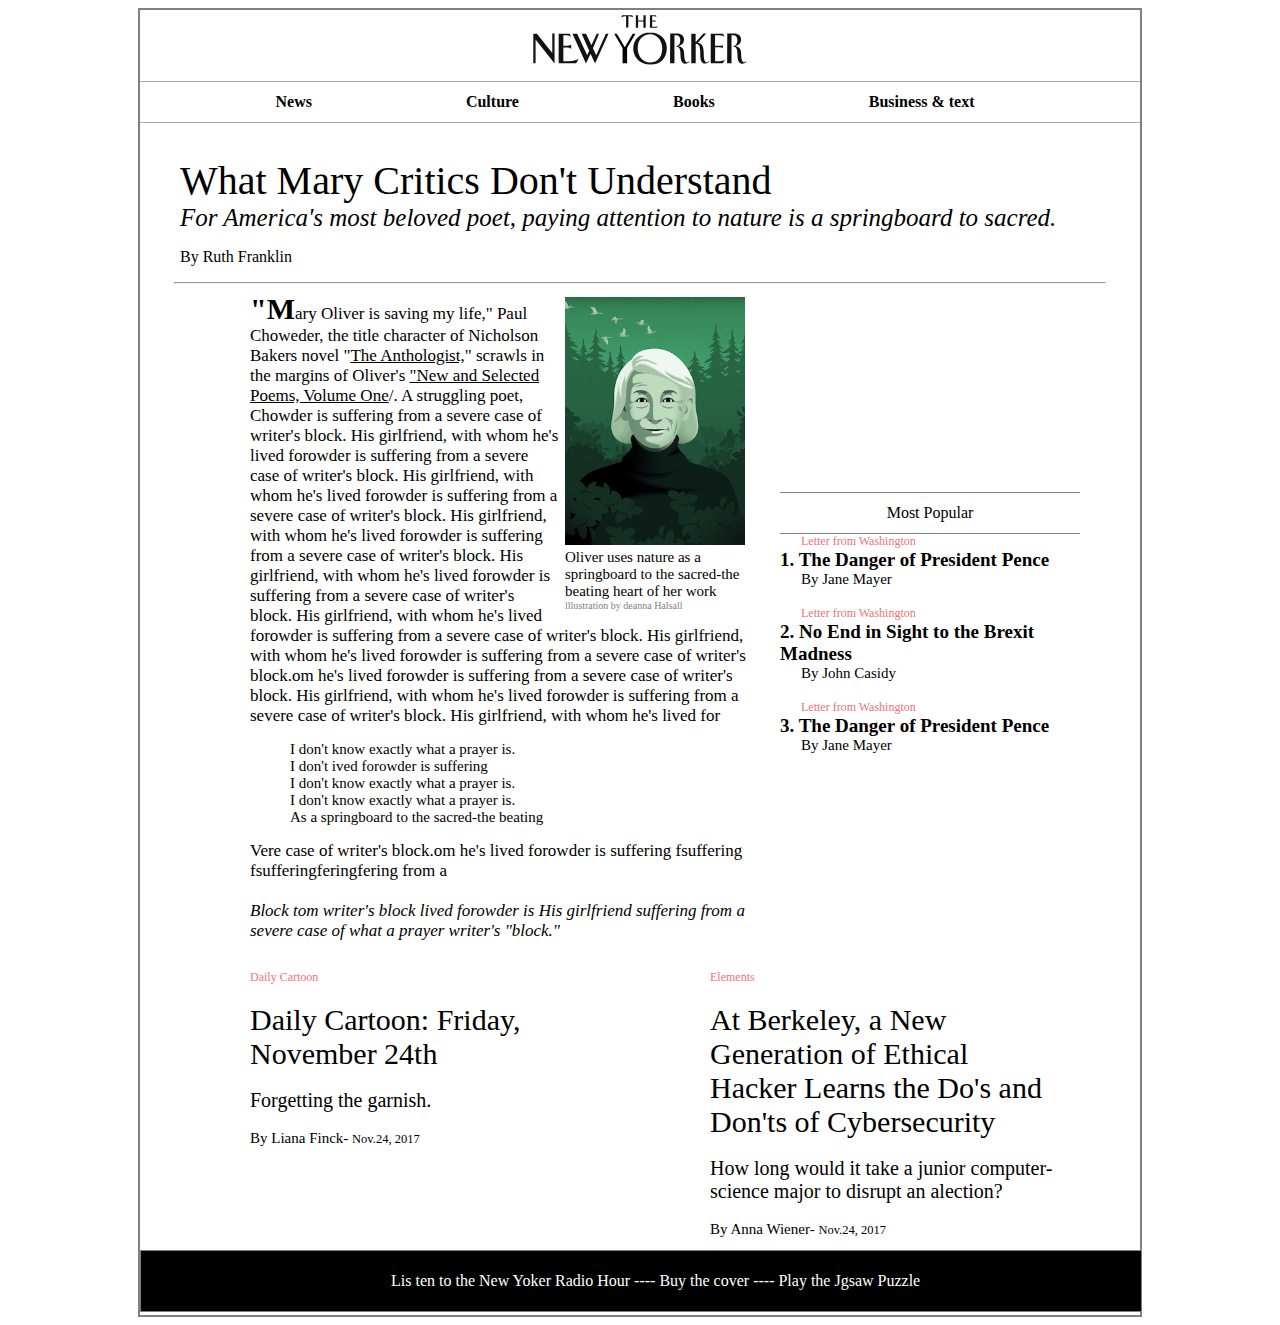
<file: web2/Ex4/templates/index.html>
<!DOCTYPE html>
<html>
<head>
  <meta charset="utf-8">
  <title>New Yorker</title>
  <link rel="stylesheet" type="text/css" href="../static/index.css">
</head>
<body>
  <div id="box">
    <img id="logo" src="../static/logo.svg" alt="">
    <div class="menu2">
      <ul class="menu">
        <li style="margin-left: 80px">
          <a href="#">News</a>
        </li>
        <li>
          <a href="#">Culture</a>
        </li>
        <li>
          <a href="#">Books</a>
        </li>
        <li>
          <a href="#">Business & text</a>
        </li>
      </ul>
    </div>

    <br>
    <div style="font-size: 40px; margin-left:40px; ">What Mary Critics Don't Understand</div>
    <div style="font-size: 25px; font-style: italic;margin-left:40px;">For America's most beloved poet, paying attention to nature is a springboard to sacred.</div>
    <p style="margin-left:40px;">By Ruth Franklin</p>
    <hr width="930px">
    <div class="box2">
      <div class="img1">
        <img src="../static/img.jpg" style="width: 180px; height: auto;">
        <div style="font-size: 15px;">Oliver uses nature as a springboard to the sacred-the beating heart of her work</div>
        <div style="color: gray; font-size: 10px;">lllustration by deanna Halsall</div>
      </div>
      <div style="font-size: 17px;"><div id = a>"M</div>ary Oliver is saving my life," Paul Choweder, the title character of Nicholson Bakers novel "<u>The Anthologist,</u>" scrawls in the margins of Oliver's <u>"New and Selected Poems, Volume One</u>/. A struggling poet, Chowder is suffering from a severe case of writer's block. His girlfriend, with whom he's lived forowder is suffering from a severe case of writer's block. His girlfriend, with whom he's lived forowder is suffering from a severe case of writer's block. His girlfriend, with whom he's lived forowder is suffering from a severe case of writer's block. His girlfriend, with whom he's lived forowder is suffering from a severe case of writer's block. His girlfriend, with whom he's lived forowder is suffering from a severe case of writer's block. His girlfriend, with whom he's lived forowder is suffering from a severe case of writer's block.om he's lived forowder is suffering from a severe case of writer's block. His girlfriend, with whom he's lived forowder is suffering from a severe case of writer's block. His girlfriend, with whom he's lived for
      <blockquote style="font-size: 15px;">I don't know exactly what a prayer is.<br>I don't ived forowder is suffering <br>I don't know exactly what a prayer is.<br>I don't know exactly what a prayer is.<br>As a springboard to the sacred-the beating </blockquote>
      <div>Vere case of writer's block.om he's lived forowder is suffering fsuffering fsufferingferingfering from a </div>
      <br>
      <div><em>Block tom writer's block lived forowder is His girlfriend suffering from a severe case of what a prayer writer's "block." </em></div>
    </div>
  </div>
  <div class="box4">
    <div class="box3">Most Popular</div>
    <div style="font-size: 12px; text-indent:21px; color: #EE7378;">Letter from Washington</div>
    <div style="font-weight: bold; font-size: 19px;">1. The Danger of President Pence</div>
    <div style="text-indent: 21px; font-size: 15px;">By Jane Mayer</div><br>
    <div style="font-size: 12px; text-indent:21px; color: #EE7378;">Letter from Washington</div>
    <div style="font-weight: bold; font-size: 19px;">2. No End in Sight to the Brexit Madness</div>
    <div style="text-indent: 21px; font-size: 15px;">By John Casidy</div><br>
    <div style="font-size: 12px; text-indent:21px; color: #EE7378;">Letter from Washington</div>
    <div style="font-weight: bold; font-size: 19px;">3. The Danger of President Pence</div>
    <div style="text-indent: 21px; font-size: 15px;">By Jane Mayer</div>
  </div>
  <br><br><br>
<div class="box5">
 <div style="font-size: 12px; color: #EE7378;">Daily Cartoon</div><br>
    <div style="font-size: 30px;">Daily Cartoon: Friday, November 24th</div>
    <br>
    <div style="font-size: 20px;">Forgetting the garnish.
    </div><br>
    <div style="font-size: 15px;">By Liana Finck- <small>Nov.24, 2017</small>
    </div>
</div>
<div class="box6">
 <div style="font-size: 12px; color: #EE7378;">Elements</div><br>
    <div style="font-size: 30px;">At Berkeley, a New Generation of Ethical Hacker Learns the Do's and Don'ts of Cybersecurity</div>
    <br>
    <div style="font-size: 20px;">How long would it take a junior computer-science major to disrupt an alection?
    </div><br>
    <div style="font-size: 15px;">By Anna Wiener- <small>Nov.24, 2017</small>
    </div>
</div>


<div id="box7"><div style="float: left;"">Lis ten to the New Yoker Radio Hour ---- Buy the cover ---- Play the Jgsaw Puzzle </div></div>


</div>
</body>
</html>
</file>
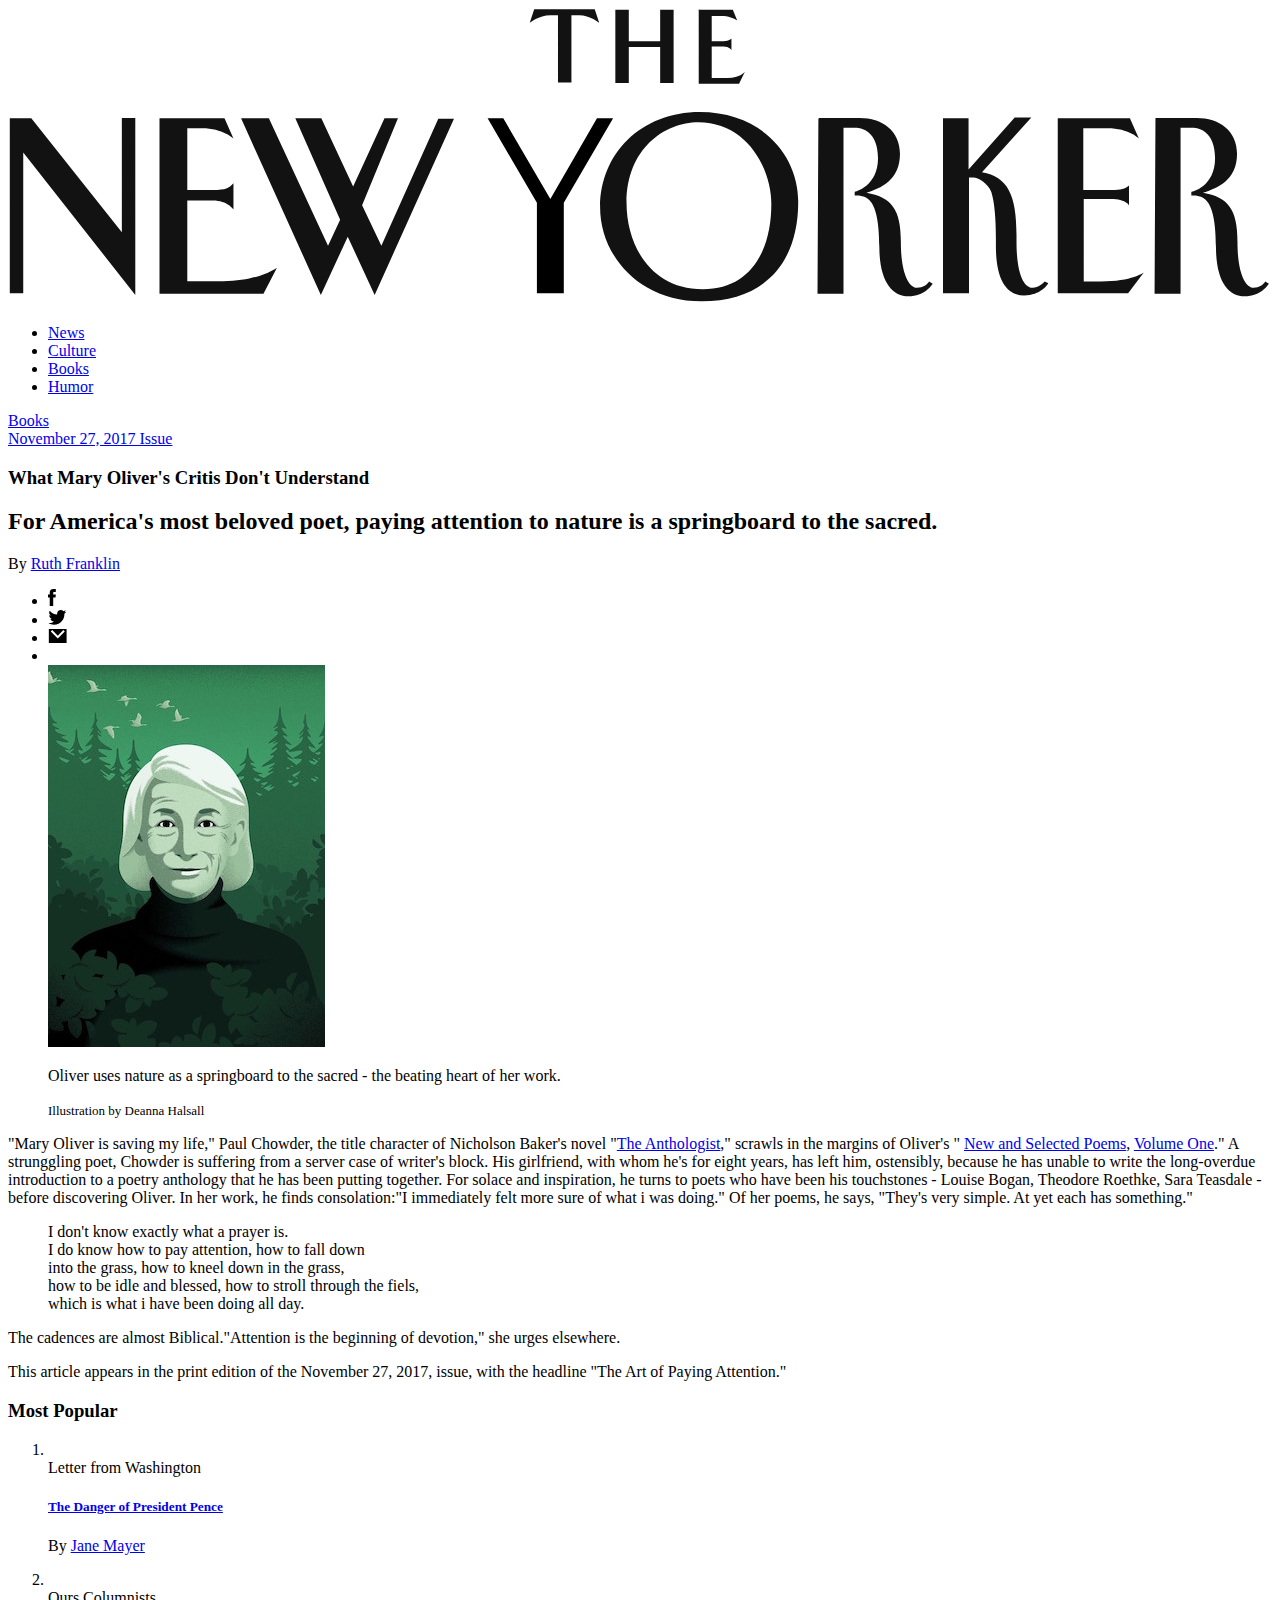
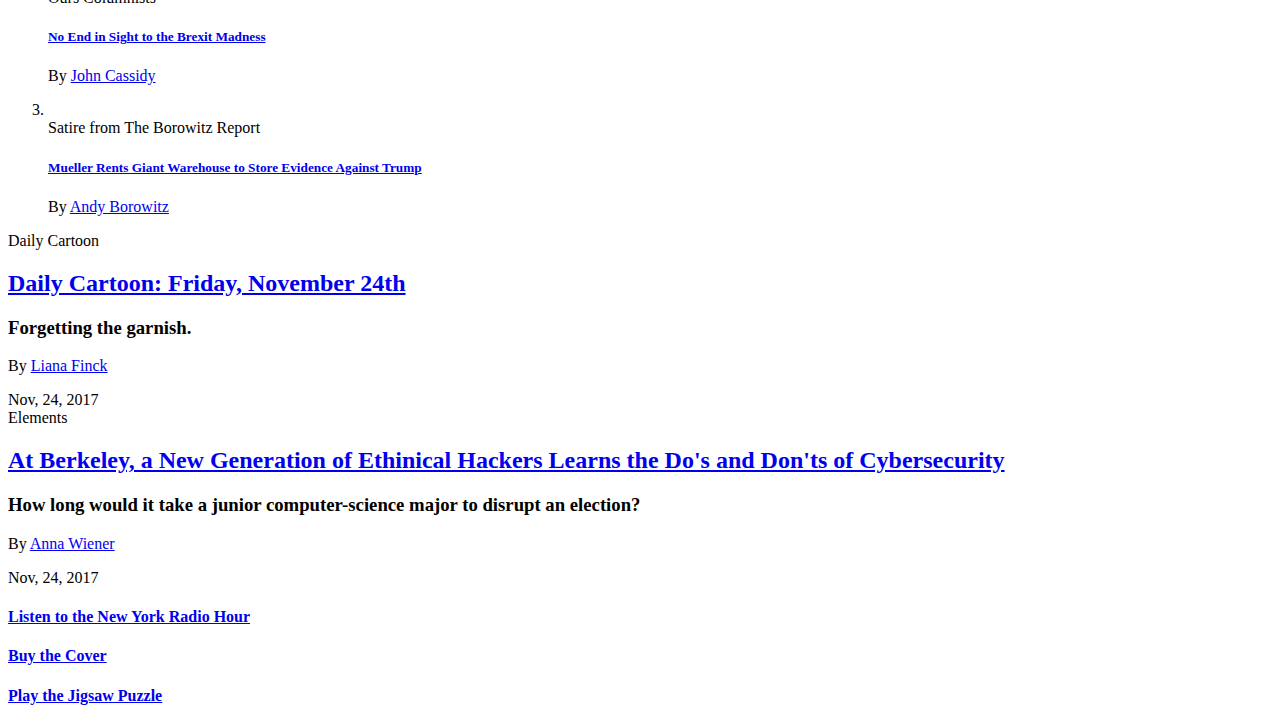
<file: web1/templates/web.html>
<!DOCTYPE html>
<html>
    <meta charset="utf-8">
    <title>The New Yorker</title>
  </head>
  <body>
    <img src="../static/logo.svg" alt="This is cover image">
    <ul>
      <li> <a href="#">News</a> </li>
      <li> <a href="#">Culture</a> </li>
      <li> <a href="#">Books</a> </li>
      <li> <a href="#">Humor</a> </li>
    </ul>
    <div><a href="#">Books</a></div>
    <div><a href="#">November 27, 2017 Issue</a></div>
    <p> <h3>What Mary Oliver's Critis Don't Understand</h3> </p>
    <p> <h2>For America's most beloved poet, paying attention to nature is a springboard to the sacred.</h2> </p>
    <p> By <a href="#">Ruth Franklin</a> </p>
    <ul>
      <li> <a href="https://www.facebook.com/" target= "_blank"> <img src="../static/facebook.svg" alt="Facebook logo"> </a> </li>
      <li> <img src="../static/twitter.svg" alt="Twitter logo"> </li>
      <li> <img src="../static/email.svg"  alt="Email logo"> </li>
      <li> </li>
      <img src="../static/img.jpg" width="full sreen" alt="Theme image" aria-hidden="true" data-reacted='135'>
      <p>Oliver uses nature as a springboard to the sacred - the beating heart of her work.</p>
      <span style="font-size: 13px"> Illustration by Deanna Halsall </span>
    </ul>
    <p> "Mary Oliver is saving my life," Paul Chowder, the title character of Nicholson Baker's novel "<a href="#">The Anthologist</a>," scrawls in the margins of Oliver's " <a href="#">New and Selected Poems</a>, <a href="#">Volume One</a>." A
      strunggling poet, Chowder is suffering from a server case of writer's block. His girlfriend, with whom he's for eight years, has left him, ostensibly, because he has unable to write the
      long-overdue introduction to a poetry anthology that he has been putting together. For solace and inspiration, he turns to poets who have been his touchstones - Louise Bogan, Theodore Roethke,
      Sara Teasdale - before discovering Oliver. In her work, he finds consolation:"I immediately felt more sure of what i was doing." Of her poems, he says, "They's very simple. At yet each has
      something."</p>
      <ul style="list-style-type:none;">
        <li>I don't know exactly what a prayer is.</li>
        <li>I do know how to pay attention, how to fall down</li>
        <li>into the grass, how to kneel down in the grass,</li>
        <li>how to be idle and blessed, how to stroll through the fiels,</li>
        <li>which is what i have been doing all day.</li>
      </ul>
      <p>The cadences are almost Biblical."Attention is the beginning of devotion," she urges elsewhere.</p>
      <p>This article appears in the print edition of the November 27, 2017, issue, with the headline "The Art of Paying Attention."</p>
      <p> <h3>Most Popular</h3> </p>
      <ol type="1.">
        <li> <br> Letter from Washington</li>
        <p> <a href="#"> <h5>The Danger of President Pence</h5></a> </p>
        <p> By <a href="#">Jane Mayer</a> </p>
        <li> <br> Ours Columnists</li>
        <p> <a href="#"> <h5>No End in Sight to the Brexit Madness</h5> </a> </p>
        <p> By <a href="#"> John Cassidy</a></p>
        <li> <br> Satire from The Borowitz Report </li>
        <p> <a href="#"> <h5>Mueller Rents Giant Warehouse to Store Evidence Against Trump </h5></a> </p>
        <p> By <a href="#">Andy Borowitz</a> </p>
      </ol>
      <p>Daily Cartoon</p>
      <p> <a href="#"> <h2>Daily Cartoon: Friday, November 24th</h2> </a> </p>
      <p> <h3>Forgetting the garnish.</h3> </p>
      <p> By <a href="#">Liana Finck</a> </p>
      <p> Nov, 24, 2017 <br> Elements </p>
      <p> <a href="#"> <h2>At Berkeley, a New Generation of Ethinical Hackers Learns the Do's and Don'ts of Cybersecurity</h2> </a> </p>
      <p> <h3>How long would it take a junior computer-science major to disrupt an election?</h3> </p>
      <p> By <a href="#">Anna Wiener</a> </p>
      <p>Nov, 24, 2017</p>
      <p> <a href="#"> <h4>Listen to the New York Radio Hour</h4> </a> </p>
      <p> <a href="#"> <h4>Buy the Cover</h4> </a> </p>
      <p> <a href="#"> <h4>Play the Jigsaw Puzzle</h4> </a> </p>
  </body>
</html>
</file>
<file: web2/Ex4/static/index.css>
#logo {
	display: block;
	width: auto;
	height: 50px;
	margin-left: auto;
	margin-right: auto;
}
.menu {
	list-style-type: none;	
	text-align: center;
	border: 1px solid #AAAAAA;
	border-left: 0px;
	border-right: 0px;
	height: 40px;
	line-height: 40px;
}
.menu li a {
	text-decoration: none;
	color: #000;
	font-weight: bold; 
	
}
.menu li {
	display: inline-block;
	margin-right: 150px; 
}
#box {
	width: 1000px;
	margin-left: auto;
	margin-right: auto;
	border: 2px solid gray;
	padding-top: 5px;
	height: 1300px;
}
.img1 {
        margin:5px;
        width: 180px;
        height: 315px;
        display: inline-block;
        float: right;
        
 } 
 .box2 {
 	width: 500px;
 	margin-left: 110px;
 	height: 640px;
 	float: left;
 }
 #a {
 	font-size: 30px;
 	display:inline-block;
 	font-weight:bold ;
 }
 .box3{
 	text-align: center;
 	border: 1px solid gray;
 	height: 40px;
 	line-height:40px;
 	border-left-width:0px;
 	border-right-width:0px;

 }
 .box4 {
 	margin-left: 30px;
 	height: 260px;
 	width: 300px;
 	display: inline-block;
 	margin-top: 200px;
 	margin-bottom: 182px;
 }
 
.box5 {
	width: 350px;
	margin-left: 110px;
	float: left;
}
.box6 {
	width: 350px;
	margin-left: 110px;
	float: left;
}
#box7 {
	border: 1px solid gray;
	height: 60px;
	width: 750px;
	color:#FFF;
	background-color:#000;
	padding-left:250px;
	line-height: 60px;
	margin-top:280px;
}
</file>
